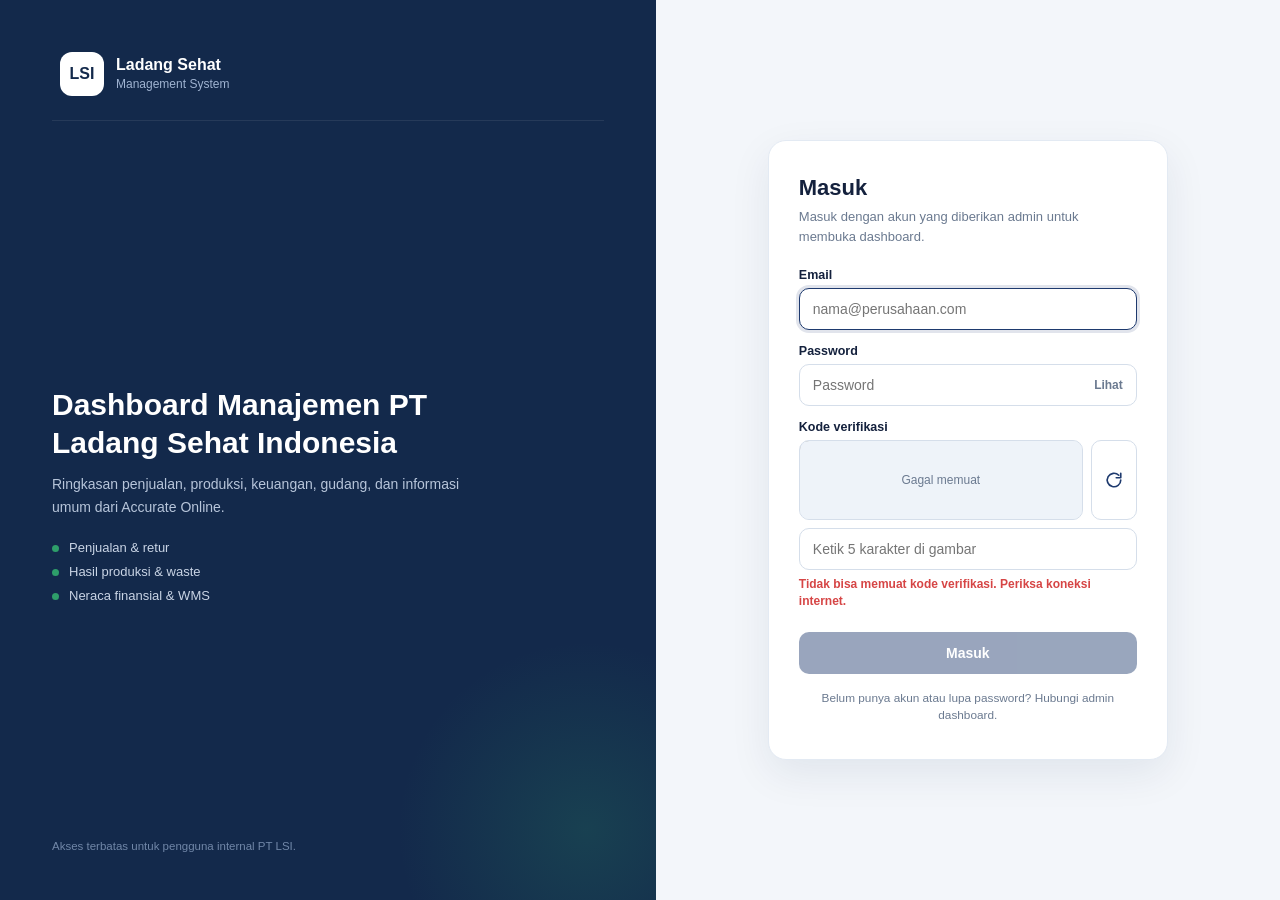
<file: dashboard-lsi/index.html>
<!doctype html><html lang="id"><head><meta charset="utf-8">
<meta name="viewport" content="width=device-width,initial-scale=1,viewport-fit=cover">
<meta name="theme-color" content="#13294B">
<meta name="mobile-web-app-capable" content="yes">
<meta name="apple-mobile-web-app-capable" content="yes">
<meta name="apple-mobile-web-app-status-bar-style" content="default">
<meta name="apple-mobile-web-app-title" content="Dashboard LSI">
<title>Dashboard Manajemen LSI · Oktober 2026</title>
<link rel="icon" href="assets/favicon.svg" type="image/svg+xml">
<link rel="apple-touch-icon" href="/assets/apple-touch-icon.png">
<link rel="manifest" href="/manifest.webmanifest">
<link rel="stylesheet" href="assets/styles.css">
</head><body>
<div class="login" id="login" hidden>
 <section class="lp" aria-hidden="true">
  <div class="brand"><div class="lg">LSI</div><div><b>Ladang Sehat</b><small>Management System</small></div></div>
  <div><h2>Dashboard Manajemen PT Ladang Sehat Indonesia</h2><p>Ringkasan penjualan, produksi, keuangan, gudang, dan informasi umum dari Accurate Online.</p>
   <ul><li>Penjualan &amp; retur</li><li>Hasil produksi &amp; waste</li><li>Neraca finansial &amp; WMS</li></ul></div>
  <div class="ft">Akses terbatas untuk pengguna internal PT LSI.</div>
 </section>
 <div class="rp">
  <form id="loginForm" novalidate aria-labelledby="loginTitle">
   <div class="mbrand"><div class="lg">LSI</div><div><b>Ladang Sehat</b><small>Management System</small></div></div>
   <h1 id="loginTitle">Masuk</h1><p class="hint">Masuk dengan akun yang diberikan admin untuk membuka dashboard.</p>
   <label for="lgEmail">Email</label><input id="lgEmail" name="email" type="email" autocomplete="username" inputmode="email" placeholder="nama@perusahaan.com" required>
   <label for="lgPass">Password</label><div class="fld"><input id="lgPass" name="password" type="password" autocomplete="current-password" placeholder="Password" required><button type="button" class="eye" id="lgEye" aria-label="Tampilkan password" aria-pressed="false">Lihat</button></div>
   <label for="lgCap">Kode verifikasi</label>
   <div class="cap" id="capBox">
    <div class="capimg"><img id="capImg" alt="Gambar kode verifikasi: ketik 5 karakter yang terlihat" width="220" height="70"><span class="capld" id="capLd">Memuat…</span></div>
    <button type="button" class="caprf" id="capRefresh" aria-label="Ganti gambar kode verifikasi" title="Ganti kode"><svg width="18" height="18" viewBox="0 0 24 24" fill="none" stroke="currentColor" stroke-width="2.2" stroke-linecap="round" stroke-linejoin="round" aria-hidden="true"><path d="M21 12a9 9 0 1 1-2.64-6.36"/><path d="M21 3v6h-6"/></svg></button>
   </div>
   <div class="fld"><input id="lgCap" name="captcha" type="text" inputmode="text" autocomplete="off" autocapitalize="characters" spellcheck="false" maxlength="5" placeholder="Ketik 5 karakter di gambar" aria-describedby="capSt" required><span class="capok" id="capOk" hidden aria-hidden="true">✓</span></div>
   <div class="capst" id="capSt" aria-live="polite">Ketik kode pada gambar untuk mengaktifkan tombol Masuk.</div>
   <div class="lerr" id="lgErr" role="alert" aria-live="assertive"></div>
   <button type="submit" class="go" id="lgBtn" disabled aria-disabled="true"><span class="sp2" aria-hidden="true"></span><span id="lgBtnTxt">Masuk</span></button>
   <p class="note">Belum punya akun atau lupa password? Hubungi admin dashboard.</p>
  </form>
 </div>
</div>
<div class="boot" id="boot" role="status" aria-live="polite" hidden>
 <div class="bx"><div class="lg">LSI</div>
  <div id="bootLoad"><h2>Memuat data dashboard…</h2><p>Mengambil snapshot dari database Supabase.</p><div class="sp" aria-hidden="true"></div></div>
  <div id="bootErr" hidden><h2>Data gagal dimuat</h2><p id="bootMsg">Periksa koneksi internet lalu coba lagi.</p><div class="er" id="bootDet"></div><button type="button" id="bootRetry">Coba lagi</button></div>
 </div>
</div>

<div class="app" id="app" aria-busy="true" hidden>
<aside class="side" id="side" aria-label="Navigasi">
 <div class="brand"><div class="logo">LSI</div><div><b>Ladang Sehat</b><small>Management System</small></div></div>
 <div class="navh">MENU</div>
 <nav class="nav" id="nav">
  <a href="#penjualan" data-menu="penjualan" class="on"><svg width="18" height="18" viewBox="0 0 24 24" fill="none" stroke="currentColor" stroke-width="1.8" stroke-linecap="round" stroke-linejoin="round" aria-hidden="true"><path d="M3 4h2l2.4 11h11l2-8H6.2"/><circle cx="9" cy="19.5" r="1.5"/><circle cx="17" cy="19.5" r="1.5"/></svg> Total Penjualan</a>
  <a href="#produksi" data-menu="produksi"><svg width="18" height="18" viewBox="0 0 24 24" fill="none" stroke="currentColor" stroke-width="1.8" stroke-linecap="round" stroke-linejoin="round" aria-hidden="true"><path d="M3 21V10l6 4V10l6 4V6h6v15z"/></svg> Total Hasil Produksi</a>
  <a href="#finansial" data-menu="finansial"><svg width="18" height="18" viewBox="0 0 24 24" fill="none" stroke="currentColor" stroke-width="1.8" stroke-linecap="round" stroke-linejoin="round" aria-hidden="true"><path d="M3 10l9-6 9 6M5 10v8M9.5 10v8M14.5 10v8M19 10v8M3 21h18"/></svg> Neraca Finansial</a>
  <a href="#wms" data-menu="wms"><svg width="18" height="18" viewBox="0 0 24 24" fill="none" stroke="currentColor" stroke-width="1.8" stroke-linecap="round" stroke-linejoin="round" aria-hidden="true"><path d="M3 7l9-4 9 4v10l-9 4-9-4z"/><path d="M3 7l9 4 9-4M12 11v10"/></svg> Warehouse Management</a>
  <a href="#umum" data-menu="umum"><svg width="18" height="18" viewBox="0 0 24 24" fill="none" stroke="currentColor" stroke-width="1.8" stroke-linecap="round" stroke-linejoin="round" aria-hidden="true"><circle cx="9" cy="8" r="3.5"/><path d="M2.5 20c.8-3.6 3.4-5.5 6.5-5.5s5.7 1.9 6.5 5.5"/><path d="M16 4.6a3.5 3.5 0 0 1 0 6.8M18 14.8c2 .7 3.2 2.5 3.6 5.2"/></svg> Informasi Umum</a>
 </nav>
 <div class="navh">LAINNYA</div>
 <nav class="nav"><a href="#" data-go="notes"><svg width="18" height="18" viewBox="0 0 24 24" fill="none" stroke="currentColor" stroke-width="1.8" stroke-linecap="round" stroke-linejoin="round" aria-hidden="true"><path d="M6 2h9l5 5v15H6z"/><path d="M14 2v6h6M9 13h8M9 17h6"/></svg> Catatan Data</a></nav>
 <div class="src"><b><span class="ok"></span>Sumber: Accurate Online</b>
  <div class="row">PT LADANG SEHAT INDONESIA<br>Periode: 1 – 31 Oktober 2026</div>
  <div style="margin-top:8px;color:#7187A8">Data Accurate diekspor 13 Nov 2026 (WIB)</div></div>
</aside>
<div class="side-ov" id="sideOv" hidden></div>
<main class="main">
 <header class="top">
  <button class="burger" id="burger" aria-label="Buka menu" aria-controls="side" aria-expanded="false"><svg width="18" height="18" viewBox="0 0 24 24" fill="none" stroke="currentColor" stroke-width="1.8" stroke-linecap="round" stroke-linejoin="round" aria-hidden="true"><path d="M4 6h16M4 12h16M4 18h16"/></svg></button>
  <div style="min-width:0"><h1 id="pageT">Total Penjualan</h1><div class="sub"><span class="badge">OKTOBER 2026</span>Dashboard Manajemen LSI · data 1 – 31 Oktober 2026</div></div>
  <div class="tr"><div class="user"><div class="av">FL</div><div><b>Finance PT. LSI</b><small id="userEmail">Administrator</small></div></div><button type="button" class="logout" id="logoutBtn" aria-label="Keluar dari dashboard"><svg width="15" height="15" viewBox="0 0 24 24" fill="none" stroke="currentColor" stroke-width="2" stroke-linecap="round" stroke-linejoin="round" aria-hidden="true"><path d="M9 21H5a2 2 0 0 1-2-2V5a2 2 0 0 1 2-2h4"/><path d="M16 17l5-5-5-5"/><path d="M21 12H9"/></svg><span>Keluar</span></button></div>
 </header>
 <div class="content">
  <div class="filters">
   <div class="seg" role="group" aria-label="Granularitas waktu" id="seg">
    <button type="button" data-g="D" aria-pressed="false">Harian</button><button type="button" data-g="W" aria-pressed="false">Mingguan</button><button type="button" data-g="M" aria-pressed="true">Bulanan</button><button type="button" data-g="Y" aria-pressed="false">Tahunan</button>
   </div>
   <label class="f" id="pickWrap"><svg width="16" height="16" viewBox="0 0 24 24" fill="none" stroke="#6B7A90" stroke-width="1.8" stroke-linecap="round" stroke-linejoin="round" aria-hidden="true"><rect x="3" y="5" width="18" height="16" rx="2"/><path d="M3 10h18M8 3v4M16 3v4"/></svg><span class="l" id="pickL">Periode</span><span id="pick"></span></label>
   <div class="plabel" id="plabel"></div>
   <div class="fsp"><button class="btn2" type="button" data-go="notes"><svg width="18" height="18" viewBox="0 0 24 24" fill="none" stroke="currentColor" stroke-width="1.8" stroke-linecap="round" stroke-linejoin="round" aria-hidden="true"><path d="M6 2h9l5 5v15H6z"/><path d="M14 2v6h6M9 13h8M9 17h6"/></svg> Metodologi</button></div>
  </div>
  <div class="pnote" id="pnote"></div>

  <section class="view on" id="v-penjualan" aria-labelledby="h-penjualan">
   <div class="sec"><svg width="18" height="18" viewBox="0 0 24 24" fill="none" stroke="#1E3A6E" stroke-width="1.8" stroke-linecap="round" stroke-linejoin="round" aria-hidden="true"><path d="M3 4h2l2.4 11h11l2-8H6.2"/><circle cx="9" cy="19.5" r="1.5"/><circle cx="17" cy="19.5" r="1.5"/></svg><h2 id="h-penjualan">Total Penjualan</h2><span class="tag">Omzet = penjualan excl. PPN setelah diskon · PT LSI · Oktober 2026</span><div class="line"></div></div>
   <div class="mods" id="m-penjualan"></div>
   <div class="grid g21">
    <div class="card"><div class="ch"><div><h3>Tren Omzet &amp; Retur Rate</h3><p id="chSalesSub"></p></div><div class="acts"><div class="legend"><span><i style="background:var(--pt)"></i>Omzet</span><span><i class="ln" style="background:var(--red)"></i>Retur rate</span></div><button class="link" data-go="omzet">Detail ›</button></div></div>
     <div class="chart" id="chSales"></div><div class="hint">Klik batang untuk memilih periode tersebut.</div></div>
    <div class="card"><div class="ch"><div><h3>Top 10 Barang Terjual</h3><p>Qty Oktober 2026 · Sales per Item</p></div><button class="link" data-go="items">Semua ›</button></div><div class="hb" id="topItems"></div></div>
   </div>
  </section>

  <section class="view" id="v-produksi" aria-labelledby="h-produksi">
   <div class="sec"><svg width="18" height="18" viewBox="0 0 24 24" fill="none" stroke="#2E9E6A" stroke-width="1.8" stroke-linecap="round" stroke-linejoin="round" aria-hidden="true"><path d="M3 21V10l6 4V10l6 4V6h6v15z"/></svg><h2 id="h-produksi">Total Hasil Produksi</h2><span class="tag">Hasil = Finished Good Slip per Work Order · Waste = stok Non-Conformity</span><div class="line"></div></div>
   <div class="mods" id="m-produksi"></div>
   <div class="grid g21">
    <div class="card"><div class="ch"><div><h3>Hasil Produksi per Kategori</h3><p id="chProdSub"></p></div><div class="legend" id="prodLeg"></div></div>
     <div class="chart" id="chProd"></div><div class="hint">Klik batang untuk memilih periode tersebut.</div></div>
    <div class="card"><div class="ch"><div><h3>Waste per Kategori</h3><p>Stok Non-Conformity · Oktober 2026</p></div><button class="link" data-go="waste">Detail ›</button></div><div class="wf" id="wasteCat"></div><div class="def" id="wasteDef"></div></div>
   </div>
  </section>

  <section class="view" id="v-finansial" aria-labelledby="h-finansial">
   <div class="sec"><svg width="18" height="18" viewBox="0 0 24 24" fill="none" stroke="#1E3A6E" stroke-width="1.8" stroke-linecap="round" stroke-linejoin="round" aria-hidden="true"><path d="M3 10l9-6 9 6M5 10v8M9.5 10v8M14.5 10v8M19 10v8M3 21h18"/></svg><h2 id="h-finansial">Neraca Finansial</h2><span class="tag">Laba Rugi 1 – 31 Okt 2026 · Neraca &amp; umur hutang/piutang per 31 Okt 2026 · PT LSI</span><div class="line"></div></div>
   <div class="mods c3" id="m-finansial"></div>
   <div class="grid g11">
    <div class="card"><div class="ch"><div><h3>Ringkasan Laba Rugi</h3><p>Total 1 – 31 Okt 2026 · klik baris untuk rincian akun</p></div></div><div class="wf" id="plWf"></div></div>
    <div class="card"><div class="ch"><div><h3>Umur Piutang vs Hutang</h3><p>Per 31 Okt 2026 · per kelompok umur (hari)</p></div><div class="legend"><span><i style="background:var(--navy2)"></i>Piutang</span><span><i style="background:var(--gold)"></i>Hutang</span></div></div><div class="chart" id="chAging"></div></div>
   </div>
  </section>

  <section class="view" id="v-wms" aria-labelledby="h-wms">
   <div class="sec"><svg width="18" height="18" viewBox="0 0 24 24" fill="none" stroke="#E3A21A" stroke-width="1.8" stroke-linecap="round" stroke-linejoin="round" aria-hidden="true"><path d="M3 7l9-4 9 4v10l-9 4-9-4z"/><path d="M3 7l9 4 9-4M12 11v10"/></svg><h2 id="h-wms">Warehouse Management System</h2><span class="tag">Kuantitas &amp; nilai stok per gudang per 31 Okt 2026</span><div class="line"></div></div>
   <div class="mods c3" id="m-wms"></div>
   <div class="grid g11">
    <div class="card"><div class="ch"><div><h3>Stok per Gudang</h3><p>Total kuantitas (satuan campuran) · tag = pemetaan modul</p></div></div><div class="wf" id="whList"></div></div>
    <div class="card"><div class="ch"><div><h3>Barang Jadi per Kategori</h3><p>Gudang Finished Goods (SUB + PSN), Bali, Jakarta · qty</p></div></div><div class="tbl-wrap" id="whFg"></div><div class="def" id="whDef"></div></div>
   </div>
  </section>

  <section class="view" id="v-umum" aria-labelledby="h-umum">
   <div class="sec"><svg width="18" height="18" viewBox="0 0 24 24" fill="none" stroke="#7C3AED" stroke-width="1.8" stroke-linecap="round" stroke-linejoin="round" aria-hidden="true"><circle cx="9" cy="8" r="3.5"/><path d="M2.5 20c.8-3.6 3.4-5.5 6.5-5.5s5.7 1.9 6.5 5.5"/><path d="M16 4.6a3.5 3.5 0 0 1 0 6.8M18 14.8c2 .7 3.2 2.5 3.6 5.2"/></svg><h2 id="h-umum">Informasi Umum</h2><span class="tag">Daftar Karyawan Accurate (PT LSI)</span><div class="line"></div></div>
   <div class="mods c3" id="m-umum"></div>
   <div class="grid g11">
    <div class="card"><div class="ch"><div><h3>Karyawan per Status Kerja</h3><p>Kolom Work Status di Daftar Karyawan</p></div><button class="link" data-go="emp">Detail ›</button></div><div class="wf" id="empStat"></div><div class="def" id="empDef"></div></div>
    <div class="card"><div class="ch"><div><h3>Karyawan per Tahun Bergabung</h3><p>Kolom Join Date</p></div></div><div class="chart" id="chEmp"></div></div>
   </div>
  </section>

  <div class="foot">Dashboard Manajemen LSI · data Accurate Online Oktober 2026 · modul tanpa sumber data dibiarkan kosong</div>
 </div>
</main></div>
<div class="tip" id="tip" role="status" aria-live="polite"></div>
<div class="ov" id="ov" hidden><div class="dlg" role="dialog" aria-modal="true" aria-labelledby="dlgT" id="dlg">
 <div class="dh"><button class="bk" id="dlgBack" aria-label="Kembali" hidden>‹</button><div style="min-width:0"><h2 id="dlgT"></h2><p id="dlgS"></p></div><button class="x" id="dlgX" aria-label="Tutup (Esc)">×</button></div>
 <div class="db" id="dlgB" tabindex="-1"></div></div></div>
<div id="netMsg" class="netmsg" hidden role="status"></div>
<div id="swUpdate" class="swupd" hidden role="status"><span>Versi baru tersedia.</span><button type="button" id="swReload">Muat ulang</button></div>
<script src="assets/config.js"></script>
<script src="assets/app.js"></script>
<script src="assets/loader.js"></script>
</body></html>
</file>
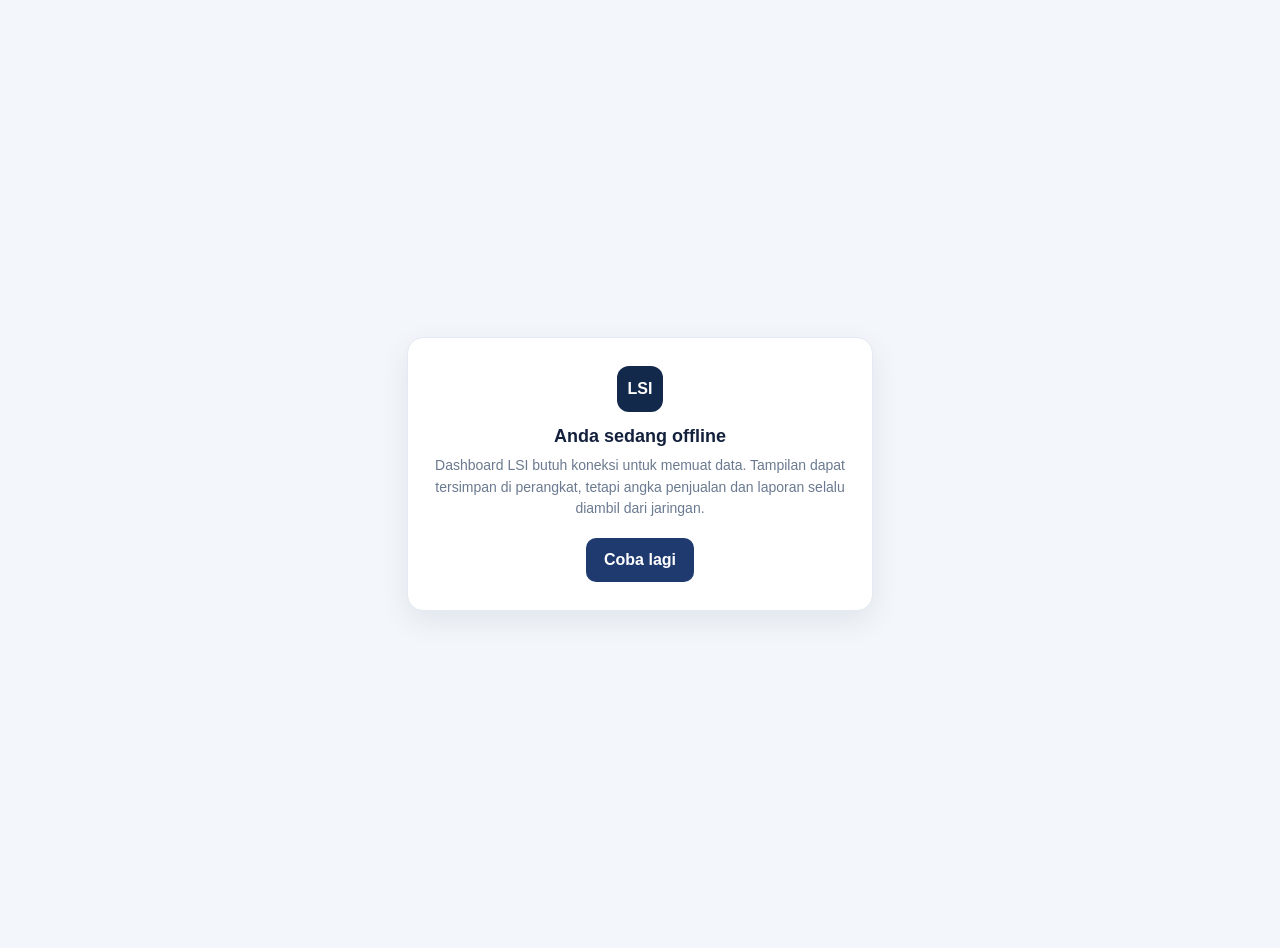
<file: dashboard-lsi/offline.html>
<!doctype html><html lang="id"><head><meta charset="utf-8">
<meta name="viewport" content="width=device-width,initial-scale=1,viewport-fit=cover">
<meta name="theme-color" content="#13294B">
<meta name="robots" content="noindex, nofollow">
<title>Offline · Dashboard LSI</title>
<style>
  body{margin:0;min-height:100vh;display:grid;place-items:center;background:#F3F6FA;color:#14213D;font-family:Inter,"Segoe UI",Arial,sans-serif;padding:24px}
  .bx{background:#fff;border:1px solid #E3EAF3;border-radius:16px;padding:28px 22px;max-width:420px;width:100%;text-align:center;box-shadow:0 10px 30px rgba(19,41,75,.08)}
  .lg{width:46px;height:46px;border-radius:12px;background:#13294B;color:#fff;font-weight:800;display:grid;place-items:center;margin:0 auto 14px}
  h1{font-size:18px;margin:0 0 8px}p{font-size:14px;line-height:1.55;color:#6B7A90;margin:0}
  button{margin-top:18px;min-height:44px;background:#1E3A6E;color:#fff;border:0;border-radius:10px;padding:10px 18px;font:inherit;font-weight:800;cursor:pointer}
</style>
</head><body>
<main class="bx">
  <div class="lg">LSI</div>
  <h1>Anda sedang offline</h1>
  <p>Dashboard LSI butuh koneksi untuk memuat data. Tampilan dapat tersimpan di perangkat, tetapi angka penjualan dan laporan selalu diambil dari jaringan.</p>
  <button type="button" onclick="location.reload()">Coba lagi</button>
</main>
</body></html>
</file>
<file: dashboard-lsi/assets/styles.css>
*{box-sizing:border-box;margin:0;padding:0}
:root{--navy:#13294B;--navy2:#1E3A6E;--lama:#9FB3D1;--pt:#1E3A6E;--g:#2E9E6A;--g2:#A9DCC2;--red:#D64545;--gold:#E3A21A;--grid:#E8EDF3;--txt:#14213D;--mut:#6B7A90;--pur:#7C3AED}
html{scroll-behavior:smooth}
body{font-family:"Plus Jakarta Sans",Inter,"Segoe UI",Arial,sans-serif;background:#F3F6FA;color:var(--txt);-webkit-font-smoothing:antialiased;overflow-x:hidden}
button,select,input{font:inherit;color:inherit}
:focus-visible{outline:3px solid #3DBE7E;outline-offset:2px;border-radius:6px}
.app{display:flex;min-height:100vh}
.side{width:236px;background:var(--navy);color:#C9D4E5;padding:22px 16px;flex-shrink:0;display:flex;flex-direction:column;position:sticky;top:0;height:100vh;overflow-y:auto;z-index:40}
.brand{display:flex;align-items:center;gap:11px;padding:4px 8px 24px;border-bottom:1px solid rgba(255,255,255,.08)}
.logo{width:38px;height:38px;border-radius:10px;background:linear-gradient(135deg,#3DBE7E,#1F7A52);display:grid;place-items:center;color:#fff;font-weight:800;font-size:14px;letter-spacing:.5px;flex-shrink:0}
.brand b{color:#fff;font-size:15px;display:block}.brand small{font-size:11px;color:#8FA3C0}
.navh{font-size:10.5px;letter-spacing:1.2px;color:#7187A8;margin:22px 10px 8px;font-weight:700}
.nav a,.nav button{display:flex;width:100%;align-items:center;gap:11px;padding:10px 12px;border-radius:9px;font-size:13.5px;color:#C9D4E5;text-decoration:none;margin-bottom:2px;background:none;border:0;cursor:pointer;text-align:left}
.nav a:hover,.nav button:hover{background:rgba(255,255,255,.06);color:#fff}
.nav a.on{background:rgba(61,190,126,.16);color:#fff;font-weight:700;box-shadow:inset 3px 0 0 #3DBE7E}
.nav .cnt{margin-left:auto;font-size:10.5px;background:rgba(255,255,255,.1);padding:2px 7px;border-radius:10px}
.src{margin-top:auto;background:rgba(255,255,255,.06);border-radius:12px;padding:14px;font-size:11.5px;line-height:1.55}
.src b{color:#fff;display:flex;align-items:center;gap:7px;margin-bottom:6px;font-size:12px}
.src .row{color:#9FB0C9}.ok{width:7px;height:7px;border-radius:50%;background:#3DBE7E;display:inline-block}
.main{flex:1;min-width:0}
.top{min-height:76px;background:#fff;border-bottom:1px solid #E4E9F0;display:flex;align-items:center;padding:12px 30px;gap:16px;position:sticky;top:0;z-index:30}
.top h1{font-size:21px;font-weight:800;letter-spacing:-.2px}
.top .sub{font-size:12.5px;color:var(--mut);margin-top:3px;display:flex;align-items:center;gap:8px;flex-wrap:wrap}
.badge{background:#E5F5EC;color:#1F7A52;font-weight:700;font-size:11px;padding:3px 9px;border-radius:20px}
.tr{margin-left:auto;display:flex;align-items:center;gap:14px}
.user{display:flex;align-items:center;gap:10px}
.av{width:38px;height:38px;border-radius:50%;background:var(--navy2);color:#fff;display:grid;place-items:center;font-weight:700;font-size:13px;flex-shrink:0}
.user b{font-size:13px;display:block}.user small{font-size:11.5px;color:var(--mut)}
.burger{display:none;width:40px;height:40px;border-radius:10px;border:1px solid #E4E9F0;background:#fff;place-items:center;cursor:pointer;flex-shrink:0}
.content{padding:22px 30px 30px}
.filters{display:flex;gap:10px;align-items:center;margin-bottom:20px;flex-wrap:wrap}
.f{background:#fff;border:1px solid #DCE3EC;border-radius:10px;height:40px;display:flex;align-items:center;gap:8px;padding:0 11px;font-size:13px}
.f .l{color:var(--mut);font-size:12px;white-space:nowrap}
.f select{border:0;background:transparent;font-weight:700;font-size:13px;cursor:pointer;padding:4px 2px;max-width:100%}
.f.static b{font-weight:700;white-space:nowrap}
.btn,.btn2{white-space:nowrap;border-radius:10px;height:40px;padding:0 14px;display:inline-flex;align-items:center;gap:8px;font-size:13px;font-weight:700;cursor:pointer}
.btn{background:var(--navy2);color:#fff;border:0}
.btn2{background:#fff;color:var(--navy2);border:1px solid #DCE3EC;font-weight:600}
.btn2:hover{background:#F5F8FC}.btn:hover{background:#28497F}
.fsp{margin-left:auto;display:flex;gap:10px}
.chip{display:none;align-items:center;gap:6px;background:#E6ECF6;color:var(--navy2);border-radius:20px;padding:6px 8px 6px 12px;font-size:12px;font-weight:700}
.chip.on{display:inline-flex}.chip button{border:0;background:#fff;border-radius:50%;width:20px;height:20px;cursor:pointer;line-height:1}
.kpis{display:grid;grid-template-columns:repeat(5,minmax(0,1fr));gap:14px;margin-bottom:22px}
.kpi{background:#fff;border-radius:14px;padding:16px 16px 14px;border:1px solid #E6EBF2;box-shadow:0 1px 2px rgba(16,24,40,.04);text-align:left;cursor:pointer;transition:box-shadow .15s,transform .15s,border-color .15s;position:relative;width:100%}
.kpi:hover,.card.click:hover{box-shadow:0 6px 18px rgba(19,41,75,.10);border-color:#C9D6E8}
.kpi:hover{transform:translateY(-1px)}
.kpi .more{position:absolute;top:14px;right:14px;color:#A3B1C4;font-size:16px;line-height:1}
.kpi-top{display:flex;align-items:center;gap:9px;margin-bottom:12px;padding-right:16px}
.kicon{width:30px;height:30px;border-radius:8px;display:grid;place-items:center;flex-shrink:0}
.klabel{font-size:12px;font-weight:600;color:var(--mut);line-height:1.25}
.kval{font-size:25px;font-weight:800;letter-spacing:-.6px;line-height:1.1}.kval small{font-size:13px;font-weight:600;color:var(--mut);letter-spacing:0}
.ksub{font-size:11.5px;color:var(--mut);margin-top:6px;line-height:1.4}
.kfoot{font-size:10.8px;color:#51617A;margin-top:9px;padding-top:9px;border-top:1px dashed #E4E9F0;line-height:1.45}
.neg{color:var(--red)}.dot{display:inline-block;width:7px;height:7px;border-radius:2px;margin-right:4px;vertical-align:1px}
.sec{display:flex;align-items:center;gap:10px;margin:6px 0 12px;scroll-margin-top:96px;flex-wrap:wrap}
.sec h2{font-size:15.5px;font-weight:800}.sec .tag{font-size:11px;color:var(--mut);background:#fff;border:1px solid #E4E9F0;padding:3px 10px;border-radius:20px}
.sec .line{flex:1;height:1px;background:#E1E7EF;min-width:20px}
.grid{display:grid;gap:16px;margin-bottom:22px}
.g21{grid-template-columns:minmax(0,1.9fr) minmax(0,1fr)}.g11{grid-template-columns:minmax(0,1fr) minmax(0,1fr)}
.card{background:#fff;border-radius:14px;border:1px solid #E6EBF2;padding:18px 18px 14px;box-shadow:0 1px 2px rgba(16,24,40,.04);min-width:0;transition:box-shadow .15s,border-color .15s}
.ch{display:flex;align-items:flex-start;justify-content:space-between;margin-bottom:10px;gap:10px;flex-wrap:wrap}
.ch h3{font-size:14px;font-weight:800}.ch p{font-size:11.5px;color:var(--mut);margin-top:3px}
.ch .acts{display:flex;align-items:center;gap:10px;flex-wrap:wrap}
.link{background:none;border:0;color:var(--navy2);font-weight:700;font-size:12px;cursor:pointer;padding:4px 6px;border-radius:6px;white-space:nowrap}
.link:hover{background:#EEF2F7}
.legend{display:flex;gap:12px;font-size:11.5px;color:#51617A;align-items:center;flex-wrap:wrap}.legend i{display:inline-block;width:10px;height:10px;border-radius:3px;margin-right:6px;vertical-align:-1px}
.legend i.ln{height:3px;border-radius:2px;width:14px;vertical-align:3px}
.chart{width:100%;position:relative}
.chart svg{display:block;width:100%;height:auto;overflow:visible}
.chart .col{cursor:pointer}.chart .col .hit{fill:transparent}.chart .col:hover .hit,.chart .col:focus .hit{fill:rgba(30,58,110,.06)}
.chart .col.sel .hit{fill:rgba(227,162,26,.14)}
.chart .col:focus{outline:none}.chart .col:focus-visible .hit{stroke:#3DBE7E;stroke-width:2}
.hint{font-size:11px;color:#94A3B8;margin-top:6px}
.tip{position:fixed;pointer-events:none;background:#13294B;color:#fff;font-size:11.5px;line-height:1.5;padding:8px 10px;border-radius:8px;box-shadow:0 6px 18px rgba(0,0,0,.18);z-index:90;max-width:260px;opacity:0;transition:opacity .1s}
.tip.on{opacity:1}.tip b{color:#9FE3BF}
.tbl-wrap{width:100%;overflow-x:auto;-webkit-overflow-scrolling:touch}
.tbl{width:100%;border-collapse:collapse;font-size:12px}
.tbl th{text-align:left;font-size:10.5px;color:var(--mut);font-weight:700;text-transform:uppercase;letter-spacing:.5px;padding:7px 6px;border-bottom:1px solid #E6EBF2;background:#F8FAFC;white-space:nowrap}
.tbl th.sortable{cursor:pointer;user-select:none}.tbl th.sortable:hover{color:var(--navy2)}
.tbl th .ar{font-size:9px;margin-left:3px;opacity:.7}
.tbl td{padding:8px 6px;border-bottom:1px solid #F0F3F7}
.tbl td.nm{min-width:120px}
.tbl .num{text-align:right;white-space:nowrap}
.tbl tr:last-child td{border-bottom:0}
.tbl tfoot td{font-weight:800;border-top:1px solid #E6EBF2;background:#FAFBFD}
.tbl tbody tr.go{cursor:pointer}.tbl tbody tr.go:hover td{background:#F5F8FC}.tbl tbody tr.go:focus{outline:2px solid #3DBE7E;outline-offset:-2px}
.tbl tbody tr.selrow td{background:#FFF7E6}
.rk{display:inline-grid;place-items:center;width:19px;height:19px;border-radius:6px;background:#EEF2F7;font-size:10.5px;font-weight:700;margin-right:8px;color:#51617A;flex-shrink:0}
.nmw{display:flex;align-items:center}
.pill{white-space:nowrap;font-size:11px;font-weight:700;padding:2px 8px;border-radius:20px;display:inline-block}.pill.red{background:#FCEBEB;color:var(--red)}.pill.grn{background:#E5F5EC;color:#1F7A52}.pill.gry{background:#F1F5F9;color:#64748B}.pill.pur{background:#F1EAFE;color:#6D28D9}
.donutwrap{display:flex;align-items:center;gap:16px;flex-wrap:wrap}
.donutwrap svg{flex-shrink:0}.donutwrap path{cursor:pointer;transition:opacity .15s}.donutwrap path:hover,.donutwrap path:focus{opacity:.8;outline:none}
.dbsplit{flex:1;min-width:180px}
.dbsplit .it{display:flex;align-items:center;gap:10px;padding:10px 6px;border-bottom:1px solid #F0F3F7;font-size:12.5px;cursor:pointer;border-radius:8px;width:100%;background:none;border-left:0;border-right:0;border-top:0;text-align:left}
.dbsplit .it:hover{background:#F5F8FC}.dbsplit .it:last-child{border-bottom:0}.dbsplit i{width:10px;height:10px;border-radius:3px;flex-shrink:0}
.dbsplit .v{margin-left:auto;font-weight:800;white-space:nowrap}.dbsplit small{display:block;color:var(--mut);font-size:11px}
.minihead{font-size:12px;font-weight:800;margin:14px 0 6px;display:flex;justify-content:space-between;gap:8px;flex-wrap:wrap}.minihead span{font-weight:500;color:var(--mut);font-size:11px}
.def{font-size:10.8px;color:var(--mut);line-height:1.5;margin-top:10px;padding:9px 11px;background:#F8FAFC;border-radius:8px;border:1px solid #EEF2F6}
.def b{color:#3D4B61}
.stackbar{display:flex;height:12px;border-radius:6px;overflow:hidden;gap:2px;margin:6px 0 8px}
.stackbar button{border:0;cursor:pointer;min-width:4px}.stackbar button:hover{filter:brightness(1.1)}
.catleg{display:flex;flex-wrap:wrap;gap:6px 8px;font-size:11px;color:#51617A}
.catleg button{background:none;border:1px solid transparent;border-radius:6px;padding:2px 6px;cursor:pointer;font-size:11px;color:#51617A}.catleg button:hover{border-color:#DCE3EC;background:#F8FAFC}
.catleg i{display:inline-block;width:9px;height:9px;border-radius:3px;margin-right:5px}
.hb{display:flex;flex-direction:column;gap:7px}
.hb button{display:grid;grid-template-columns:minmax(0,170px) minmax(40px,1fr) auto;gap:10px;align-items:center;background:none;border:0;cursor:pointer;padding:3px 4px;border-radius:6px;text-align:left;font-size:11.5px}
.hb button:hover{background:#F5F8FC}
.hb .n{white-space:nowrap;overflow:hidden;text-overflow:ellipsis}.hb .t{height:15px;background:#F1F5F9;border-radius:4px;overflow:hidden}.hb .t i{display:block;height:100%;border-radius:4px}
.hb .v{font-weight:700;white-space:nowrap;text-align:right;min-width:52px}
.ncbox{display:grid;grid-template-columns:repeat(3,minmax(0,1fr));gap:12px;margin-bottom:6px}.ncbox>div{background:#F8F5FF;border:1px solid #ECE4FD;border-radius:10px;padding:10px 12px;min-width:0}
.ncbox small{font-size:10.8px;color:var(--mut);display:block}.ncbox b{font-size:17px;font-weight:800;color:#5B21B6;white-space:nowrap}
.ncbox.blue>div{background:#F5F8FC;border-color:#E3EAF3}.ncbox.blue b{color:var(--navy2)}
.wgrid{display:grid;grid-template-columns:minmax(0,1.05fr) minmax(0,1.15fr) minmax(0,.9fr);gap:22px;align-items:start}
.notes{background:#fff;border-radius:14px;border:1px solid #E6EBF2;padding:16px 20px;font-size:11.2px;color:#51617A;line-height:1.6;columns:2;column-gap:36px;scroll-margin-top:96px}
.notes h4{font-size:12.5px;color:var(--txt);margin-bottom:6px;column-span:all}.notes p{margin-bottom:5px;break-inside:avoid}.notes b{color:#2C3A50}
.foot{text-align:center;font-size:11px;color:#94A3B8;margin-top:16px}
/* dialog */
.ov{position:fixed;inset:0;background:rgba(15,27,48,.45);z-index:80;display:flex;justify-content:flex-end;opacity:0;transition:opacity .18s}
.ov.on{opacity:1}.ov[hidden]{display:none}
.dlg{background:#F7F9FC;width:min(760px,100%);height:100%;display:flex;flex-direction:column;box-shadow:-12px 0 40px rgba(0,0,0,.18);transform:translateX(30px);transition:transform .18s}
.ov.on .dlg{transform:none}
.dh{display:flex;align-items:flex-start;gap:12px;padding:18px 22px;background:#fff;border-bottom:1px solid #E4E9F0}
.dh h2{font-size:17px;font-weight:800;line-height:1.3}.dh p{font-size:12px;color:var(--mut);margin-top:3px}
.dh .x,.dh .bk{width:36px;height:36px;border-radius:10px;border:1px solid #E4E9F0;background:#fff;cursor:pointer;font-size:18px;flex-shrink:0;display:grid;place-items:center}
.dh .bk[hidden]{display:none}.dh .x{margin-left:auto}.dh .x:hover,.dh .bk:hover{background:#F3F6FA}
.db{padding:18px 22px 30px;overflow-y:auto;flex:1}#dlgB:focus{outline:none}
.db .card{margin-bottom:14px}
.mtabs{display:flex;gap:6px;flex-wrap:wrap;margin-bottom:14px}
.mtabs button{border:1px solid #DCE3EC;background:#fff;border-radius:20px;padding:5px 11px;font-size:12px;font-weight:600;cursor:pointer}
.mtabs button[aria-pressed=true]{background:var(--navy2);color:#fff;border-color:var(--navy2)}
.srch{display:flex;gap:8px;align-items:center;margin-bottom:8px;flex-wrap:wrap}
.srch input{flex:1;min-width:160px;height:36px;border:1px solid #DCE3EC;border-radius:9px;padding:0 10px;font-size:12.5px;background:#fff}
.srch .cnt{font-size:11px;color:var(--mut)}
.kgrid{display:grid;grid-template-columns:repeat(auto-fit,minmax(150px,1fr));gap:10px;margin-bottom:14px}
.kgrid>div{background:#fff;border:1px solid #E6EBF2;border-radius:12px;padding:11px 13px}
.kgrid small{font-size:11px;color:var(--mut);display:block}.kgrid b{font-size:18px;font-weight:800;display:block;margin-top:2px;white-space:nowrap}
.kgrid em{font-style:normal;font-size:11px;color:var(--mut)}
.warn{background:#FFF8E6;border:1px solid #F6E1A6;color:#7A5A00;border-radius:10px;padding:10px 12px;font-size:11.5px;line-height:1.5;margin-bottom:14px}
.side-ov{display:none}
@media (max-width:1279px){
 .kpis{grid-template-columns:repeat(6,minmax(0,1fr))}.kpi{grid-column:span 2}.kpi:nth-child(4),.kpi:nth-child(5){grid-column:span 3}
 .wgrid{grid-template-columns:minmax(0,1fr) minmax(0,1fr)}.wgrid .def{grid-column:1/-1}
}
@media (max-width:1099px){
 .side{position:fixed;left:0;top:0;transform:translateX(-100%);transition:transform .2s,visibility .2s;visibility:hidden}
 .side.open{transform:none;visibility:visible;box-shadow:8px 0 30px rgba(0,0,0,.25)}
 .side-ov{display:block;position:fixed;inset:0;background:rgba(15,27,48,.4);z-index:35}.side-ov[hidden]{display:none}
 .burger{display:grid}
 .g21,.g11{grid-template-columns:minmax(0,1fr)}
 .top{padding:10px 20px}.content{padding:18px 20px 24px}
}
@media (max-width:767px){
 .top h1{font-size:17px}.top .sub{font-size:11.5px}.user div{display:none}
 .content{padding:14px 12px 20px}
 .kpis{grid-template-columns:minmax(0,1fr) minmax(0,1fr);gap:10px}.kpi,.kpi:nth-child(4),.kpi:nth-child(5){grid-column:auto}.kpi:first-child{grid-column:1/-1}
 .kval{font-size:21px}
 .f{flex:1 1 140px}.fsp{margin-left:0;width:100%}.fsp .btn2{flex:1;justify-content:center}
 .wgrid{grid-template-columns:minmax(0,1fr)}
 .notes{columns:1}
 .card{padding:14px 12px 12px}
 .hb button{grid-template-columns:minmax(0,130px) minmax(30px,1fr) auto}
 .dlg{width:100%}.dh{padding:14px}.db{padding:14px 12px 24px}
 .ncbox{grid-template-columns:minmax(0,1fr) minmax(0,1fr)}
}
@media (max-width:420px){.kpis{grid-template-columns:minmax(0,1fr)}.ncbox b{font-size:15px}}
@media (prefers-reduced-motion:reduce){*{transition:none!important;scroll-behavior:auto!important}}

/* ---- v2 additions */
.kgrid>div{min-width:0}.kgrid b{white-space:normal;overflow-wrap:anywhere}.mod .ksub,.mod .kfoot{overflow-wrap:anywhere}
.view{display:none}.view.on{display:block}
.seg{display:inline-flex;background:#fff;border:1px solid #DCE3EC;border-radius:10px;padding:3px;gap:2px;height:40px;align-items:center}
.seg button{border:0;background:none;border-radius:7px;padding:0 12px;height:32px;font-size:12.5px;font-weight:600;cursor:pointer;color:#51617A;white-space:nowrap}
.seg button[aria-pressed=true]{background:var(--navy2);color:#fff}
.f input[type=date]{border:0;background:transparent;font-weight:700;font-size:13px;min-width:0}
.plabel{font-size:12px;color:var(--mut);display:flex;align-items:center;gap:6px;flex-wrap:wrap}.plabel b{color:var(--txt)}
.mods{display:grid;grid-template-columns:repeat(auto-fill,minmax(250px,1fr));gap:14px;margin-bottom:22px}
.mods.c3{grid-template-columns:repeat(3,minmax(0,1fr))}
.mod{background:#fff;border-radius:14px;padding:16px 16px 14px;border:1px solid #E6EBF2;box-shadow:0 1px 2px rgba(16,24,40,.04);text-align:left;cursor:pointer;transition:box-shadow .15s,transform .15s,border-color .15s;position:relative;width:100%;display:flex;flex-direction:column;min-width:0}
.mod:hover{box-shadow:0 6px 18px rgba(19,41,75,.10);border-color:#C9D6E8;transform:translateY(-1px)}
.mod .more{position:absolute;top:14px;right:14px;color:#A3B1C4;font-size:16px;line-height:1}
.mod .kval{word-break:break-word}
.mod.empty{cursor:default;background:repeating-linear-gradient(135deg,#FAFBFD,#FAFBFD 10px,#F4F6FA 10px,#F4F6FA 20px);border:1.5px dashed #CBD5E1;box-shadow:none}
.mod.empty:hover{transform:none;box-shadow:none;border-color:#CBD5E1}
.mod.empty .kval{color:#94A3B8;font-size:20px}
.scope{display:inline-flex;align-items:center;gap:5px;font-size:10.5px;font-weight:700;padding:2px 8px;border-radius:20px;margin-top:10px;align-self:flex-start;line-height:1.4}
.scope.f{background:#E5F5EC;color:#1F7A52}.scope.y{background:#FFF4DB;color:#8A6100}.scope.s{background:#EEF2F7;color:#51617A}.scope.e{background:#F1F5F9;color:#64748B}
.mini{margin-top:10px;height:46px}.mini svg{display:block;width:100%;height:46px}
.split{display:flex;gap:8px;margin-top:8px;flex-wrap:wrap}.split span{font-size:11px;background:#F5F8FC;border:1px solid #E6EBF2;border-radius:8px;padding:3px 8px;white-space:nowrap}
.wbox{margin-top:10px;padding:9px 10px;border-radius:10px;background:#F8F5FF;border:1px solid #ECE4FD;font-size:11.5px;line-height:1.45}
.wbox b{color:#5B21B6}.wbox.none{background:#F8FAFC;border-color:#EEF2F6;color:var(--mut)}
.pnote{background:#FFF8E6;border:1px solid #F6E1A6;color:#7A5A00;border-radius:10px;padding:9px 12px;font-size:11.5px;line-height:1.5;margin-bottom:14px;display:none}.pnote.on{display:block}
.secd{font-size:12px;color:var(--mut);margin:-4px 0 14px;line-height:1.5}
.wf{display:flex;flex-direction:column;gap:6px}
.wf button{display:grid;grid-template-columns:minmax(0,150px) minmax(40px,1fr) auto;gap:10px;align-items:center;background:none;border:0;cursor:pointer;padding:4px;border-radius:6px;text-align:left;font-size:12px}
.wf button:hover{background:#F5F8FC}.wf .t{height:16px;background:#F1F5F9;border-radius:4px;position:relative;overflow:hidden}.wf .t i{position:absolute;top:0;bottom:0;border-radius:4px}
.wf .v{font-weight:800;white-space:nowrap;text-align:right;min-width:70px}.wf .n{white-space:nowrap;overflow:hidden;text-overflow:ellipsis}
.tag2{font-size:10px;font-weight:700;padding:1px 7px;border-radius:12px;background:#EEF2F7;color:#51617A;white-space:nowrap}
.tag2.sub{background:#E6ECF6;color:#1E3A6E}.tag2.psn{background:#E5F5EC;color:#1F7A52}.tag2.no{background:#F1F5F9;color:#94A3B8}
@media (max-width:1279px){.mods.c3{grid-template-columns:repeat(2,minmax(0,1fr))}}
@media (max-width:767px){.mods,.mods.c3{grid-template-columns:minmax(0,1fr) minmax(0,1fr);gap:10px}.seg{width:100%}.seg button{flex:1;padding:0 6px}.filters .f{flex:1 1 100%}
 .wf button{grid-template-columns:minmax(0,110px) minmax(30px,1fr) auto}}
@media (max-width:520px){.mods,.mods.c3{grid-template-columns:minmax(0,1fr)}}

/* ---- loading / error state (site version) ---- */
.boot{position:fixed;inset:0;z-index:100;display:grid;place-items:center;background:#F3F6FA;padding:24px}
.boot[hidden]{display:none}
.boot .bx{background:#fff;border:1px solid #E3EAF3;border-radius:16px;padding:28px 26px;max-width:420px;width:100%;text-align:center;box-shadow:0 10px 30px rgba(19,41,75,.08)}
.boot .lg{width:46px;height:46px;border-radius:12px;background:var(--navy);color:#fff;font-weight:800;display:grid;place-items:center;margin:0 auto 14px}
.boot h2{font-size:16px;margin-bottom:6px}.boot p{font-size:13px;color:var(--mut);line-height:1.55}
.boot .sp{width:28px;height:28px;border:3px solid #E3EAF3;border-top-color:var(--navy2);border-radius:50%;margin:16px auto 0;animation:spn .8s linear infinite}
@keyframes spn{to{transform:rotate(360deg)}}
.boot .er{color:var(--red);font-size:12px;margin-top:10px;word-break:break-word}
.boot button{margin-top:16px;background:var(--navy2);color:#fff;border:0;border-radius:10px;padding:10px 18px;font-weight:700;cursor:pointer}
.pwarn{background:#FFF4DB;color:#7A5600;border:1px solid #F3DFA8;border-radius:10px;padding:10px 14px;font-size:12.5px;margin-bottom:14px}
@media (prefers-reduced-motion:reduce){.boot .sp{animation:none}}
/* ---- login ---- */
.app[hidden]{display:none!important}
.login{position:fixed;inset:0;z-index:120;display:grid;grid-template-columns:minmax(0,1.05fr) minmax(0,1fr);background:#F3F6FA}
.login[hidden]{display:none}
.login .lp{background:var(--navy);color:#C9D4E5;padding:48px 52px;display:flex;flex-direction:column;justify-content:space-between;position:relative;overflow:hidden}
.login .lp:after{content:"";position:absolute;right:-120px;bottom:-120px;width:380px;height:380px;border-radius:50%;background:radial-gradient(circle,#2E9E6A33,transparent 70%)}
.login .brand{display:flex;align-items:center;gap:12px}.login .brand .lg{width:44px;height:44px;border-radius:12px;background:#fff;color:var(--navy);font-weight:800;display:grid;place-items:center}
.login .brand b{color:#fff;font-size:16px;display:block}.login .brand small{font-size:12px;color:#9FB3D1}
.login .lp h2{color:#fff;font-size:30px;line-height:1.25;font-weight:800;max-width:420px;margin:28px 0 12px}
.login .lp p{font-size:14px;line-height:1.6;max-width:420px;color:#B7C5DA}
.login .lp ul{list-style:none;margin-top:22px;display:grid;gap:9px;font-size:13px}.login .lp li:before{content:"";display:inline-block;width:7px;height:7px;border-radius:50%;background:var(--g);margin-right:10px;vertical-align:middle}
.login .lp .ft{font-size:11.5px;color:#7187A8}
.login .rp{display:grid;place-items:center;padding:32px 22px}
.login form{background:#fff;border:1px solid #E3EAF3;border-radius:18px;padding:34px 30px;width:100%;max-width:400px;box-shadow:0 14px 40px rgba(19,41,75,.08)}
.login .mbrand{display:none}
.login form h1{font-size:22px;font-weight:800;margin-bottom:6px}.login form .hint{font-size:13px;color:var(--mut);margin-bottom:22px;line-height:1.5}
.login label{display:block;font-size:12.5px;font-weight:700;margin:14px 0 6px}
.login .fld{position:relative}
.login input{width:100%;border:1px solid #D5DEEA;border-radius:10px;padding:12px 13px;font:inherit;font-size:14px;color:var(--txt);background:#fff;outline:none;transition:border-color .15s,box-shadow .15s}
.login input:focus{border-color:var(--navy2);box-shadow:0 0 0 3px #1E3A6E22}
.login input[aria-invalid=true]{border-color:var(--red)}
.login .eye{position:absolute;right:6px;top:50%;transform:translateY(-50%);background:none;border:0;color:var(--mut);font-size:12px;font-weight:700;cursor:pointer;padding:8px}
.login .lerr{display:none;background:#FCEBEB;color:#9B2C2C;border:1px solid #F5C2C2;border-radius:10px;padding:10px 12px;font-size:12.8px;margin-top:16px;line-height:1.45}
.login .lerr.on{display:block}
.login button.go{margin-top:22px;width:100%;background:var(--navy2);color:#fff;border:0;border-radius:10px;padding:13px;font:inherit;font-weight:800;font-size:14px;cursor:pointer;display:flex;align-items:center;justify-content:center;gap:10px}
.login button.go:hover{background:var(--navy)}.login button.go.busy{opacity:.8;cursor:progress}
.login button.go .sp2{width:16px;height:16px;border:2px solid #ffffff55;border-top-color:#fff;border-radius:50%;animation:spn .8s linear infinite;display:none}
.login button.go.busy .sp2{display:inline-block}
.login .note{font-size:11.8px;color:var(--mut);margin-top:16px;text-align:center;line-height:1.5}
.logout{display:inline-flex;align-items:center;gap:6px;background:#fff;border:1px solid #D5DEEA;color:var(--txt);border-radius:9px;padding:8px 12px;font:inherit;font-size:12.5px;font-weight:700;cursor:pointer;margin-left:6px}
.logout:hover{border-color:var(--red);color:var(--red)}
.login .cap{display:flex;gap:8px;align-items:stretch}
.login .capimg{position:relative;flex:1;border:1px solid #D5DEEA;border-radius:10px;overflow:hidden;background:#EEF3F9;aspect-ratio:220/70;max-height:80px}
.login .capimg img{display:block;width:100%;height:100%;object-fit:cover;user-select:none;-webkit-user-drag:none}
.login .capld{position:absolute;inset:0;display:grid;place-items:center;font-size:12px;color:var(--mut);background:#EEF3F9}
.login .capld[hidden]{display:none}
.login .caprf{flex:0 0 46px;border:1px solid #D5DEEA;border-radius:10px;background:#fff;color:var(--navy2);cursor:pointer;display:grid;place-items:center}
.login .caprf:hover{border-color:var(--navy2)}.login .caprf[disabled]{opacity:.5;cursor:progress}
.login #lgCap{margin-top:8px;text-transform:uppercase;letter-spacing:.25em;font-weight:700}
.login #lgCap::placeholder{letter-spacing:normal;font-weight:400;text-transform:none}
.login #lgCap.cap-ok{border-color:var(--g);box-shadow:0 0 0 3px #2E9E6A22}
.login .capok{position:absolute;right:12px;top:calc(50% + 4px);transform:translateY(-50%);color:var(--g);font-weight:800}
.login .capok[hidden]{display:none}
.login .capst{font-size:12px;color:var(--mut);margin-top:6px;min-height:16px;line-height:1.4}
.login .capst.cap-ok{color:var(--g);font-weight:700}.login .capst.cap-bad{color:var(--red);font-weight:700}
.login button.go[disabled]:not(.busy){opacity:.45;cursor:not-allowed}
@media (max-width:860px){.login{grid-template-columns:1fr}.login .lp{display:none}.login .mbrand{display:flex;align-items:center;gap:10px;margin-bottom:22px}.login .mbrand .lg{width:38px;height:38px;border-radius:10px;background:var(--navy);color:#fff;font-weight:800;display:grid;place-items:center;font-size:13px}.login .mbrand b{font-size:14px;display:block}.login .mbrand small{font-size:11.5px;color:var(--mut)}.login form{padding:28px 22px}}
@media (max-width:520px){.logout span{display:none}.logout{padding:8px 9px}}
@media (prefers-reduced-motion:reduce){.login button.go .sp2{animation:none}}

/* ---- phone 360–414: tap targets, stack, table scroll. Desktop (>767, sidebar >1099) unchanged. ---- */
@media (max-width:1099px){
  body.nav-open{overflow:hidden}
  .nav a{min-height:44px;padding-top:12px;padding-bottom:12px}
  .side{width:min(288px,86vw);padding-bottom:max(16px,env(safe-area-inset-bottom))}
}
@media (max-width:860px){
  .login{overflow:auto;-webkit-overflow-scrolling:touch}
  .login .rp{place-items:start center;min-height:100%;padding:max(16px,env(safe-area-inset-top)) 12px max(20px,env(safe-area-inset-bottom))}
  .login input{font-size:16px;min-height:48px}
  .login #lgPass{padding-right:108px}
  .login .eye{min-width:44px;min-height:44px;padding:8px 10px}
  .login button.go{min-height:48px}
}
@media (max-width:767px){
  .top{padding:8px 12px;gap:8px;padding-top:max(8px,env(safe-area-inset-top))}
  .top > div:not(.tr){flex:1;min-width:0}
  .top h1{font-size:17px;line-height:1.25}
  .top .sub{display:block;font-size:12px;line-height:1.45;min-width:0}
  .top .badge{display:inline-block;margin:0 6px 4px 0;vertical-align:middle}
  .tr{gap:8px;flex-shrink:0}
  .burger{width:44px;height:44px}
  .logout{min-width:44px;min-height:44px}
  .content{padding:12px 12px max(24px,env(safe-area-inset-bottom))}
  .filters{gap:8px}
  .seg{width:100%;height:auto;min-height:48px;padding:4px}
  .seg button{flex:1 1 0;min-width:0;min-height:40px;height:auto;padding:0 2px;font-size:12.5px}
  .filters .f{flex:1 1 100%;max-width:100%;min-width:0;min-height:48px;height:auto}
  #pick{display:flex;flex:1;min-width:0}
  .f select,.f input[type=date]{min-width:0;width:100%;height:44px;font-size:16px}
  .fsp{margin-left:0;width:100%}
  .fsp .btn2{flex:1;justify-content:center;min-height:44px}
  .plabel{flex:1 1 100%;min-width:0;display:block}
  .sec{min-width:0;width:100%}
  .sec .tag{white-space:normal;max-width:100%;line-height:1.4;font-size:12px}
  .card,.db,.dlg{min-width:0}
  .chart svg{max-width:100%}
  .tbl-wrap{display:block;max-width:100%;min-width:0;overflow-x:auto;overscroll-behavior-x:contain;-webkit-overflow-scrolling:touch;scrollbar-width:thin;scrollbar-color:#1E3A6E #EEF2F7}
  .tbl-wrap::-webkit-scrollbar{height:10px}
  .tbl-wrap::-webkit-scrollbar-thumb{background:#1E3A6E;border-radius:8px}
  .tbl-wrap::-webkit-scrollbar-track{background:#EEF2F7}
  .tbl th:first-child,.tbl td:first-child{position:sticky;left:0;background:#fff;z-index:1}
  .tbl th:first-child{background:#F8FAFC}
  .tbl{width:max-content;min-width:100%;font-size:13px}
  .tbl th,.tbl td{padding:12px 10px}
  .tbl th{font-size:11px}
  .hb button,.wf button{min-height:44px;padding:8px 4px}
  .link{min-height:40px;display:inline-flex;align-items:center;padding:8px 10px}
  .dh .x,.dh .bk{width:44px;height:44px}
  .db{overflow-x:hidden}
  .srch{max-width:100%}
  .srch input{flex:1 1 8rem;min-width:0;height:44px;font-size:16px}
  .srch .btn2{height:44px !important;min-height:44px}
  .mtabs button{min-height:40px;padding:8px 12px}
  .kgrid{grid-template-columns:minmax(0,1fr)}
  .def,.hint,.kfoot,.pnote,.pwarn,.warn{font-size:12.5px}
  .boot button{min-height:44px;padding:12px 18px}
  button,a,.seg button,.nav a{touch-action:manipulation}
}
@media (max-width:520px){
  .logout{width:44px;height:44px;padding:0;justify-content:center}
}
.netmsg,.swupd{position:fixed;left:12px;right:12px;z-index:200;border-radius:12px;padding:10px 12px;font-size:13.5px;line-height:1.4;box-shadow:0 8px 24px rgba(19,41,75,.16)}
.netmsg{top:max(12px,env(safe-area-inset-top));background:#FFF4DB;color:#7A5600;border:1px solid #F3DFA8}
.swupd{bottom:max(12px,env(safe-area-inset-bottom));background:#13294B;color:#fff;display:flex;align-items:center;justify-content:space-between;gap:10px}
.swupd button{min-height:44px;background:#3DBE7E;color:#13294B;border:0;border-radius:10px;padding:8px 14px;font:inherit;font-weight:800;cursor:pointer}
.netmsg[hidden],.swupd[hidden]{display:none !important}
</file>
